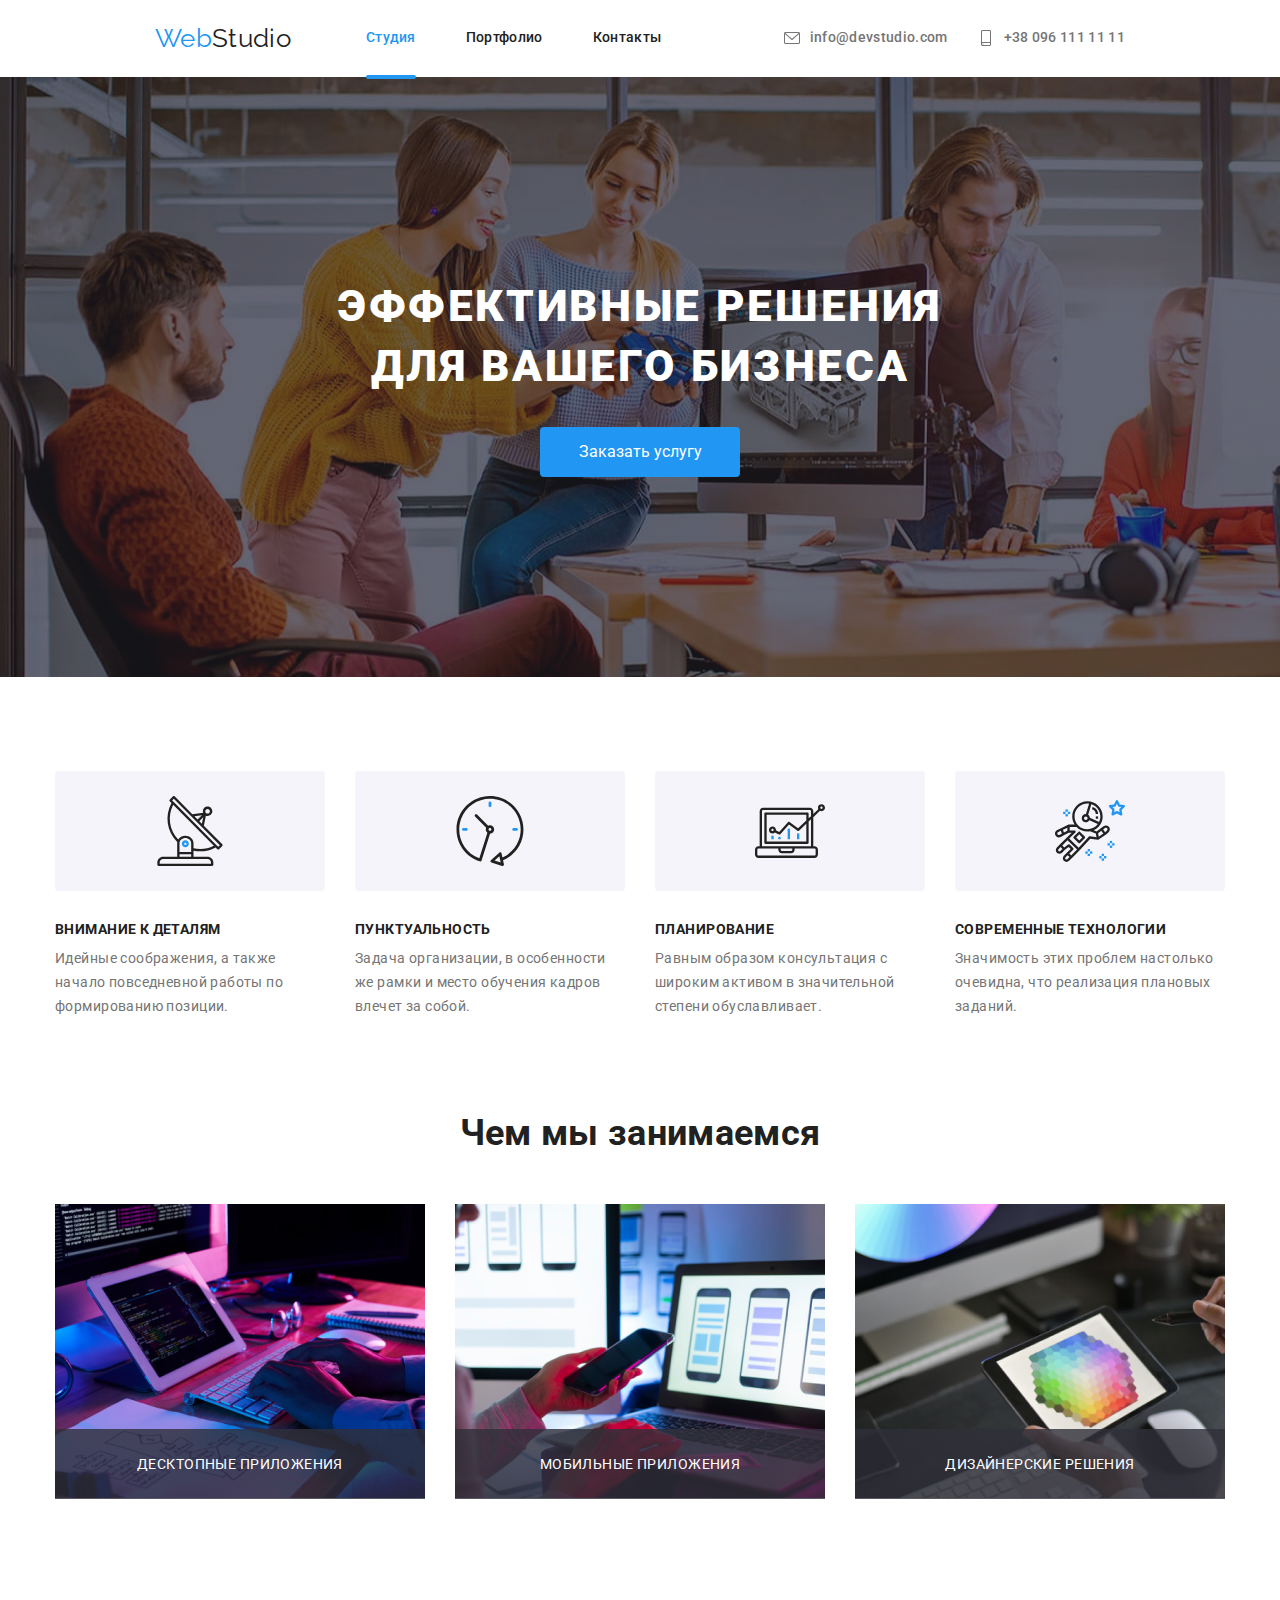
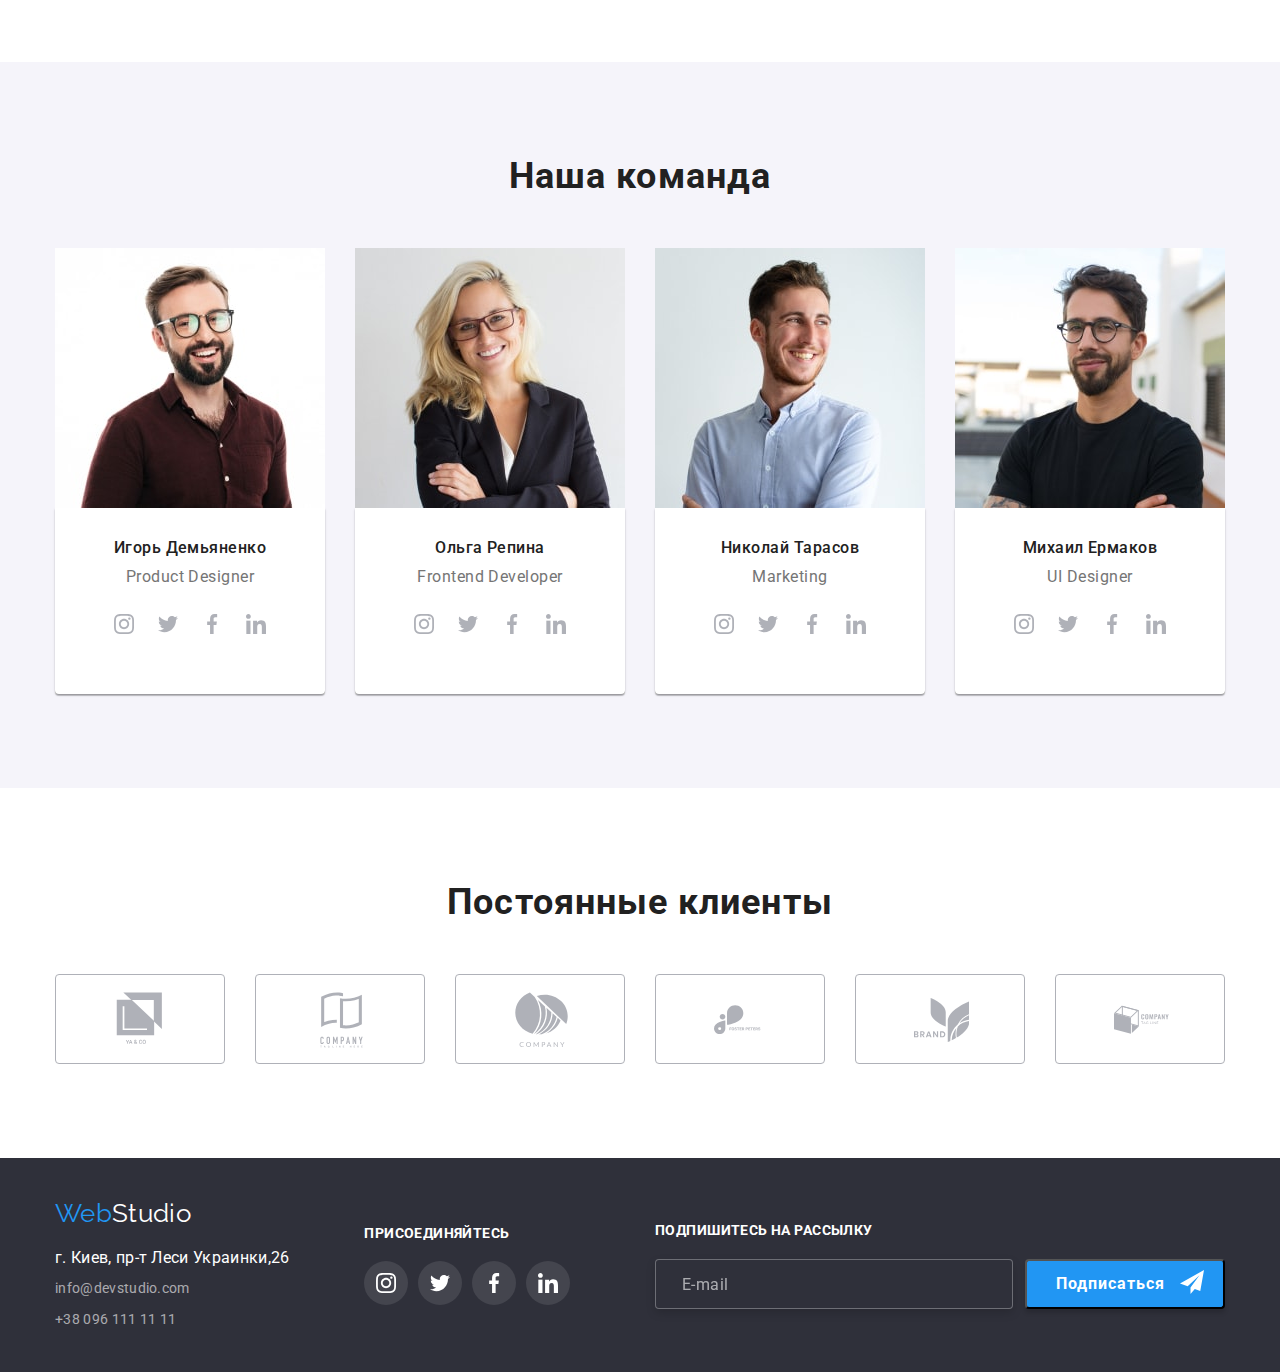
<file: index.html>
<!DOCTYPE html>
<html lang="ru">
<head>
    <meta charset="UTF-8">
  <meta name="viewport" content="width=device-width, initial-scale=1.0"/>
    <title>Document</title> 
    <link href="https://fonts.googleapis.com/css2?family=Raleway:wght@700&family=Roboto:wght@400;500;700;900&display=swap"
    rel="stylesheet">
    <link rel="stylesheet" href="https://cdnjs.cloudflare.com/ajax/libs/modern-normalize/1.0.0/modern-normalize.min.css">
    <link rel="stylesheet" href="./css/main.min.css">
 </head> 
 <body class="" >
    <header class="page-header">
<a href="./index.html" class="logo" lang="en">
  Web<span class="accent">Studio</span>
</a>
 <div class="container">


       <button type="button"
              class="button-header" 
              data-menu-button 
              aria-expanded="true"
              aria-controls="menu-nav-container"
              >
        
         <svg width="40" height="40" aria-label="переключатель мобильного меню">
            <use class="icon-cross" href="./svg.img/sprite.svg#cross"></use>
            <use class="icon-menu" href="./svg.img/sprite.svg#menu"></use>
         </svg> 
       </button>
       <div class="menu-nav-container" id="menu-nav-container" data-menu> 

         
       

                                            <!-- end menu -->
      <nav class="main-nav">
      <ul class="site-nav list">
        <li class="item"><a href="./index.html" class="link current ">Студия</a></li>
        <li class="item"><a href="./portfolio.html" class="link">Портфолио</a></li>
        <li class="item"><a href="./contact.html" class="link">Контакты</a></li>
      </ul>
    </nav>
    <div class="second-nav">
      <ul class="site-nav-list">
        <li class="list-contacts">
          <a class="link-address" href="mailto:info@devstudio.com">
            <svg class="nav-decoration-list-svg">
              <use href="./svg.img/sprite.svg#envelope"></use>
            </svg>info@devstudio.com</a></li>
    
    
        <li class="list-contacts">
          <a href="tel:+380961111111" class="link-address">
            <svg class="nav-decoration-list-svg">
              <use href="./svg.img/sprite.svg#smartphone"></use>
            </svg>+38 096 111 11 11</a></li>
      </ul>
    </div>
  </div>
    
   
</div>
   </header>
   <main>
       <!-- герой -->
    <div class="container"></div>
       <section class="hero">
     
           <h1 class="hero-title">Эффективные решения <br> для вашего бизнеса</h1>
            <button  type="submit"  class="button" data-modal-open>Заказать услугу</button>
      
       </section>
  </div>
       <section class="section-proposition" >
          
         <div class="container">
          <h2 class="visually-hidden">Что мы предлагаем</h2>
           <ul class="proposition-list">
               <li class="proposition-item proposition-item-antenna">
                   <h3 class="proposition-title-list">Внимание к деталям</h3>
                   <p class="proposition-text">Идейные соображения, а также начало повседневной работы по формированию позиции.</p>
               </li>
                <li class="proposition-item proposition-item-clock">
                    <h3 class="proposition-title-list">Пунктуальность</h3> 
                    <p class="proposition-text">Задача организации, в особенности же рамки и место обучения кадров влечет за собой.</p>
                </li> 
                <li class="proposition-item proposition-item-diagram">
                    <h3 class="proposition-title-list">Планирование</h3>
                    <p class="proposition-text">Равным образом консультация с широким активом в значительной степени обуславливает.</p>
                </li>
                <li class="proposition-item proposition-item-astronaut">
                    <h3 class="proposition-title-list">Современные технологии</h3>
                    <p class="proposition-text">Значимость этих проблем настолько очевидна, что реализация плановых заданий.</p>
                </li>
           </ul>
        </div>
       </section>
      <section class="section-activity">
             <div class="container">
            <!-- сфера деятельности  -->
          <h2 class="activity-title list">Чем мы занимаемся</h2>
         <ul class="activity-list">
           <li class="item"><img src="./img/img.png" alt="фото" />
                <div class="activity-list-conteiner">
                 <p class="activity-list-text">Десктопные приложения</p>
                </div> 
            </li>
             <li class="item"><img src="./img/img1.png" alt="фото" />
              <div class="activity-list-conteiner">
                <p class="activity-list-text">Мобильные приложения</p>
              </div>
            </li>
           <li class="item"><img src="./img/img2.png" alt="фото" />
            <div class="activity-list-conteiner">
              <p class="activity-list-text">Дизайнерские решения</p>
            </div>
          </li>
        </ul>
        </div>
       </section> 
        <section class="section-command" >
            <div class="container">  
           <!--команда-->
            <h2 class="command-title list">Наша команда</h2>
        <ul class="command-list"> 
        <li class="item">
          <picture class="picture">
            
            <source srcset="./desk.comand.img/desktop1.jpg 1x, ./desk.comand.img/desktop1@2x.jpg 2x" media="(min-width:1200px)">
                <source srcset="./tab.comand.img/tablet1.jpg 1x, ./tab.comand.img/tablet1@2x.jpg 2x" media="(min-width:768px)">
                <source srcset="./mob.comand.img/mobail1.jpg 1x, ./mob.comand.img/mobail1@2x.jpg 2x" media="(min-width:320px)"> 
             <img  class="picture" src="img/img.jpg"  alt="фото"  width="100%"/> 
          </picture>
        
         <div class="command-box">
          <h3 class="command-title-name">Игорь Демьяненко</h3>
          <p class="command-title-text" lang="EN">Product Designer</p>
          <ul class="social-list">
            <li class="social-list-item">
              <a href="#" class="social-list-link">
                <svg class="social-list-svg">
                  <use href="./svg.img/sprite.svg#instagram"></use>
                </svg></a>
            </li>
            <li class="social-list-item">
              <a href="#" class="social-list-link">
                <svg class="social-list-svg">
                  <use href="./svg.img/sprite.svg#twitter"></use>
                </svg></a>
            </li>
            <li class="social-list-item">
              <a href="#" class="social-list-link">
                <svg class="social-list-svg">
                  <use href="./svg.img/sprite.svg#facebook"></use>
                </svg></a>
            </li>
            <li class="social-list-item">
              <a href="#" class="social-list-link">
                <svg class="social-list-svg">
                  <use href="./svg.img/sprite.svg#linkedin"></use>
                </svg></a>
            </li>
          </ul>
         </div>
       </li>
        <li class="item">
          <picture class="picture">
            <source srcset="./desk.comand.img/desktop2.jpg 1x, ./desk.comand.img/desktop2@2x.jpg 2x" media="(min-width:1200px)">
            <source srcset="./tab.comand.img/tablet2.jpg 1x, ./tab.comand.img/tablet2@2x.jpg 2x" media="(min-width:768px)">
            <source srcset="./mob.comand.img/mobail2.jpg 1x, ./mob.comand.img/mobail2@2x.jpg 2x" media="(min-width:320px)">
             <img class="picture" src="img/img(1).jpg" alt="фото" width="100%" />
          </picture>
         
         <div class="command-box">
          <h3 class="command-title-name">Ольга Репина</h3>
          <p class="command-title-text" lang="EN">Frontend Developer</p>
          <ul class="social-list">
            <li class="social-list-item">
              <a href="#" class="social-list-link">
                <svg class="social-list-svg">
                  <use href="./svg.img/sprite.svg#instagram"></use>
                </svg>
              </a>
            </li>
            <li class="social-list-item">
              <a href="#" class="social-list-link">
                <svg class="social-list-svg">
                  <use href="./svg.img/sprite.svg#twitter"></use>
                </svg>
              </a>
            </li>
            <li class="social-list-item">
              <a href="#" class="social-list-link">
                <svg class="social-list-svg">
                  <use href="./svg.img/sprite.svg#facebook"></use>
                </svg>
              </a>
            </li>
            <li class="social-list-item">
              <a href="#" class="social-list-link">
                <svg class="social-list-svg">
                  <use href="./svg.img/sprite.svg#linkedin"></use>
                </svg></a>
            </li>
          </ul>
         </div>
        </li>
        <li class="item">
          <picture class="picture">
            <source srcset="./desk.comand.img/desktop3.jpg 1x, ./desk.comand.img/desktop3@2x.jpg 2x" media="(min-width:1200px)">
            <source srcset="./tab.comand.img/tablet3.jpg 1x, ./tab.comand.img/tablet3@2x.jpg 2x" media="(min-width:768px)">
            <source srcset="./mob.comand.img/mobail3.jpg 1x, ./mob.comand.img/mobail3@2x.jpg 2x" media="(min-width:320px)">
              <img class="picture" src="img/img(2).jpg" alt="фото" width="100%" />
          </picture>
           
         <div class="command-box">
           <h3 class="command-title-name">Николай Тарасов</h3>
           <p class="command-title-text" lang="EN">Marketing</p>
            <ul class="social-list">
              <li class="social-list-item">
                <a href="#" class="social-list-link">
                  <svg class="social-list-svg">
                    <use href="./svg.img/sprite.svg#instagram"></use>
                  </svg>
                </a>
              </li>
              <li class="social-list-item">
                <a href="#" class="social-list-link">
                  <svg class="social-list-svg">
                    <use href="./svg.img/sprite.svg#twitter"></use>
                  </svg>
                </a>
              </li>
              <li class="social-list-item">
                <a href="#" class="social-list-link">
                  <svg class="social-list-svg">
                    <use href="./svg.img/sprite.svg#facebook"></use>
                  </svg>
                </a>
              </li>
              <li class="social-list-item">
                <a href="#" class="social-list-link">
                  <svg class="social-list-svg">
                    <use href="./svg.img/sprite.svg#linkedin"></use>
                  </svg></a>
              </li>
            </ul></div>
        </li>
        
        <li class="item">
          <div  class="picture">
          <picture> 
            <source  srcset="./desk.comand.img/desktop4.jpg 1x, ./desk.comand.img/desktop4@2x.jpg 2x" media="(min-width:1200px)">
            <source srcset="./tab.comand.img/tablet4.jpg 1x, ./tab.comand.img/tablet4@2x.jpg 2x" media="(min-width:768px)">
            <source srcset="./mob.comand.img/mobail4.jpg 1x, ./mob.comand.img/mobail4@2x.jpg 2x" media="(min-width:320px)">
            <img src="img/img(3).jpg" alt="фото" width="100%" />
          </picture>
          </div>
         <div class="command-box">
           <h3 class="command-title-name">Михаил Ермаков</h3>
           <p class="command-title-text list" lang="EN">UI Designer</p>
            <ul class="social-list">
              <li class="social-list-item">
                <a href="#" class="social-list-link">
                  <svg class="social-list-svg">
                    <use href="./svg.img/sprite.svg#instagram"></use>
                  </svg>
                </a>
              </li>
              <li class="social-list-item">
                <a href="#" class="social-list-link">
                  <svg class="social-list-svg">
                    <use href="./svg.img/sprite.svg#twitter"></use>
                  </svg>
                </a>
              </li>
              <li class="social-list-item">
                <a href="#" class="social-list-link">
                  <svg class="social-list-svg">
                    <use href="./svg.img/sprite.svg#facebook"></use>
                  </svg>
                </a>
              </li>
              <li class="social-list-item">
                <a href="#" class="social-list-link">
                  <svg class="social-list-svg">
                    <use href="./svg.img/sprite.svg#linkedin"></use>
                  </svg> </a> </li>
             </ul>
         </div>
        </li>
        </ul>
        </div>
        </section>
         <section class="section-customers">
        <div class="container">
          <h2 class="customers-title">Постоянные клиенты</h2>
          <ul class="customers-list">
            <li class="customers-item"><a href="#" class="customers-list-link">
              <svg class="customers-svg"> 
                <use href="./svg.img/sprite.svg#logo1"></use>
              </svg>
            </a></li>
            <li class="customers-item"><a href="#" class="customers-list-link">
              <svg class="customers-svg">
                <use href="./svg.img/sprite.svg#logo2"></use>
              </svg>
            </a></li>
            <li class="customers-item"><a href="#" class="customers-list-link">
              <svg class="customers-svg">
                <use href="./svg.img/sprite.svg#logo3"></use>
              </svg>
            </a></li>
            <li class="customers-item"><a href="#" class="customers-list-link">
              <svg class="customers-svg">
                <use href="./svg.img/sprite.svg#logo4"></use>
              </svg>
            </a></li>
            <li class="customers-item"><a href="#" class="customers-list-link">
              <svg class="customers-svg">
                <use href="./svg.img/sprite.svg#logo5"></use>
              </svg>
            </a></li>
            <li class="customers-item"><a href="#" class="customers-list-link">
              <svg class="customers-svg">
                <use href="./svg.img/sprite.svg#logo6"></use>
              </svg>
            </a></li>
          </ul>
        </div>
        </section> 
   </main>
 
    <footer class="mein-footer">
   
 <div class="container footer"> 
       <!--адрес-->
         <div class="container-footer">
        <a href="./index.html" class="logo-footer" lang="en">
            Web<span class="accent-footer" >Studio</span>
        </a>
       <address class="footer-address">
                <p class="city"> г. Киев, пр-т Леси Украинки,26 </p>
                <a href="mailto:info@devstudio.com" class="citi-mail">info@devstudio.com</a>  
                <a href="tel:+380961111111" class="citi-tel">+38 096 111 11 11</a>
        </address>
        </div>
        <div class="social-icon">
          <h2 class="join">присоединяйтесь</h2>
        <ul class="footer-social-list">
          <li class="footer-social-list-item">
            <a href="#" class="footer-social-list-link">
              <svg class="footer-social-list-svg">
                <use href="./svg.img/sprite.svg#instagram"></use>
              </svg>
            </a>
          </li>
          <li class="footer-social-list-item">
            <a href="#" class="footer-social-list-link">
              <svg class="footer-social-list-svg">
                <use href="./svg.img/sprite.svg#twitter"></use>
              </svg>
            </a>
          </li>
          <li class="footer-social-list-item">
            <a href="#" class="footer-social-list-link">
              <svg class="footer-social-list-svg">
                <use href="./svg.img/sprite.svg#facebook"></use>
              </svg>
            </a>
          </li>
          <li class="footer-social-list-item">
            <a href="#" class="footer-social-list-link">
              <svg class="footer-social-list-svg">
                <use href="./svg.img/sprite.svg#linkedin"></use>
              </svg>
            </a>
          </li>
      </ul>
        </div> 
 
   <div class="footer-subscribe">
    <b class="footer-form-title">Подпишитесь на рассылку</b>
    <form action="#" class="footer-form">
      <span class="footer-form-input">
       <input E-mail class="footer-form-mail" type="mail" name="user-mail"  placeholder="E-mail"> 
      <button class="footer-form-button" type="submit">Подписаться <svg class="footer-form-svg">
        <use href="./svg.img/sprite.svg#send"></use>
      </svg></button>
   </span>
    </form>
    </div>
    </div> 
    
   </footer>  
   <!--BACKDROP -->
    <div class="backdrop is-hidden" data-modal >
     <div class="modal" >
        <button  type="button" class="modal-close-btn" data-modal-close> 
          <svg class="svg-vecktor">
          <use href="./svg.img/sprite.svg#Vector"></use>
          </svg>
        </button>
        <form action="#" class="modal-form">
          <b class="modal-form-title">Оставьте свои данные, мы вам перезвоним</b>
          <label class="modal-form-label"> Имя
            <span class="modal-form-wraper">
              <input name="user-name" type="text"  class="modal-form-input">
              <svg class="modal-form-svg">
                <use href="./svg.img/sprite.svg#person"></use>
              </svg>
         
               </span>
          </label>

          <label class="modal-form-label"> Телефон
            <span class="modal-form-wraper">
              <input name="user-phone" type="tel" name="" id="" class="modal-form-input">
            <svg class="modal-form-svg">
              <use href="./svg.img/sprite.svg#phone"></use>
            </svg>
           
             </span>
          </label>
          <label class="modal-form-label"> Почта
            <span class="modal-form-wraper">
              <input name="user-mail" type="mail" name="" id="" class="modal-form-input">
          <svg class="modal-form-svg">
            <use href="./svg.img/sprite.svg#email"></use>
          </svg>
          
          </span>
          </label>
          <label class="modal-form-label"> Комментарий
          <textarea name="user-messege" class="user-name-messege" placeholder="Введите текст" ></textarea>
          </label>
          
          <input name="user-policy" type="checkbox" value="user-policy-ok" id="policy"  class="modal-form-policy is-hidden">
          <label  for="policy" class="modal-form-policy-label"> 
          
          Соглашаюсь с рассылкой и принимаю <a href="#" class="policy-form">Условия договора</a> 
          </label>
          
          
          <button type="submit" class="modal-form-button">Отправить</button>
        </form>
     </div> 
    </div>
     
    <script src="./js/menu.js"></script>
  <script src="./js/modal.js"></script> 
</body>
</html>
</file>
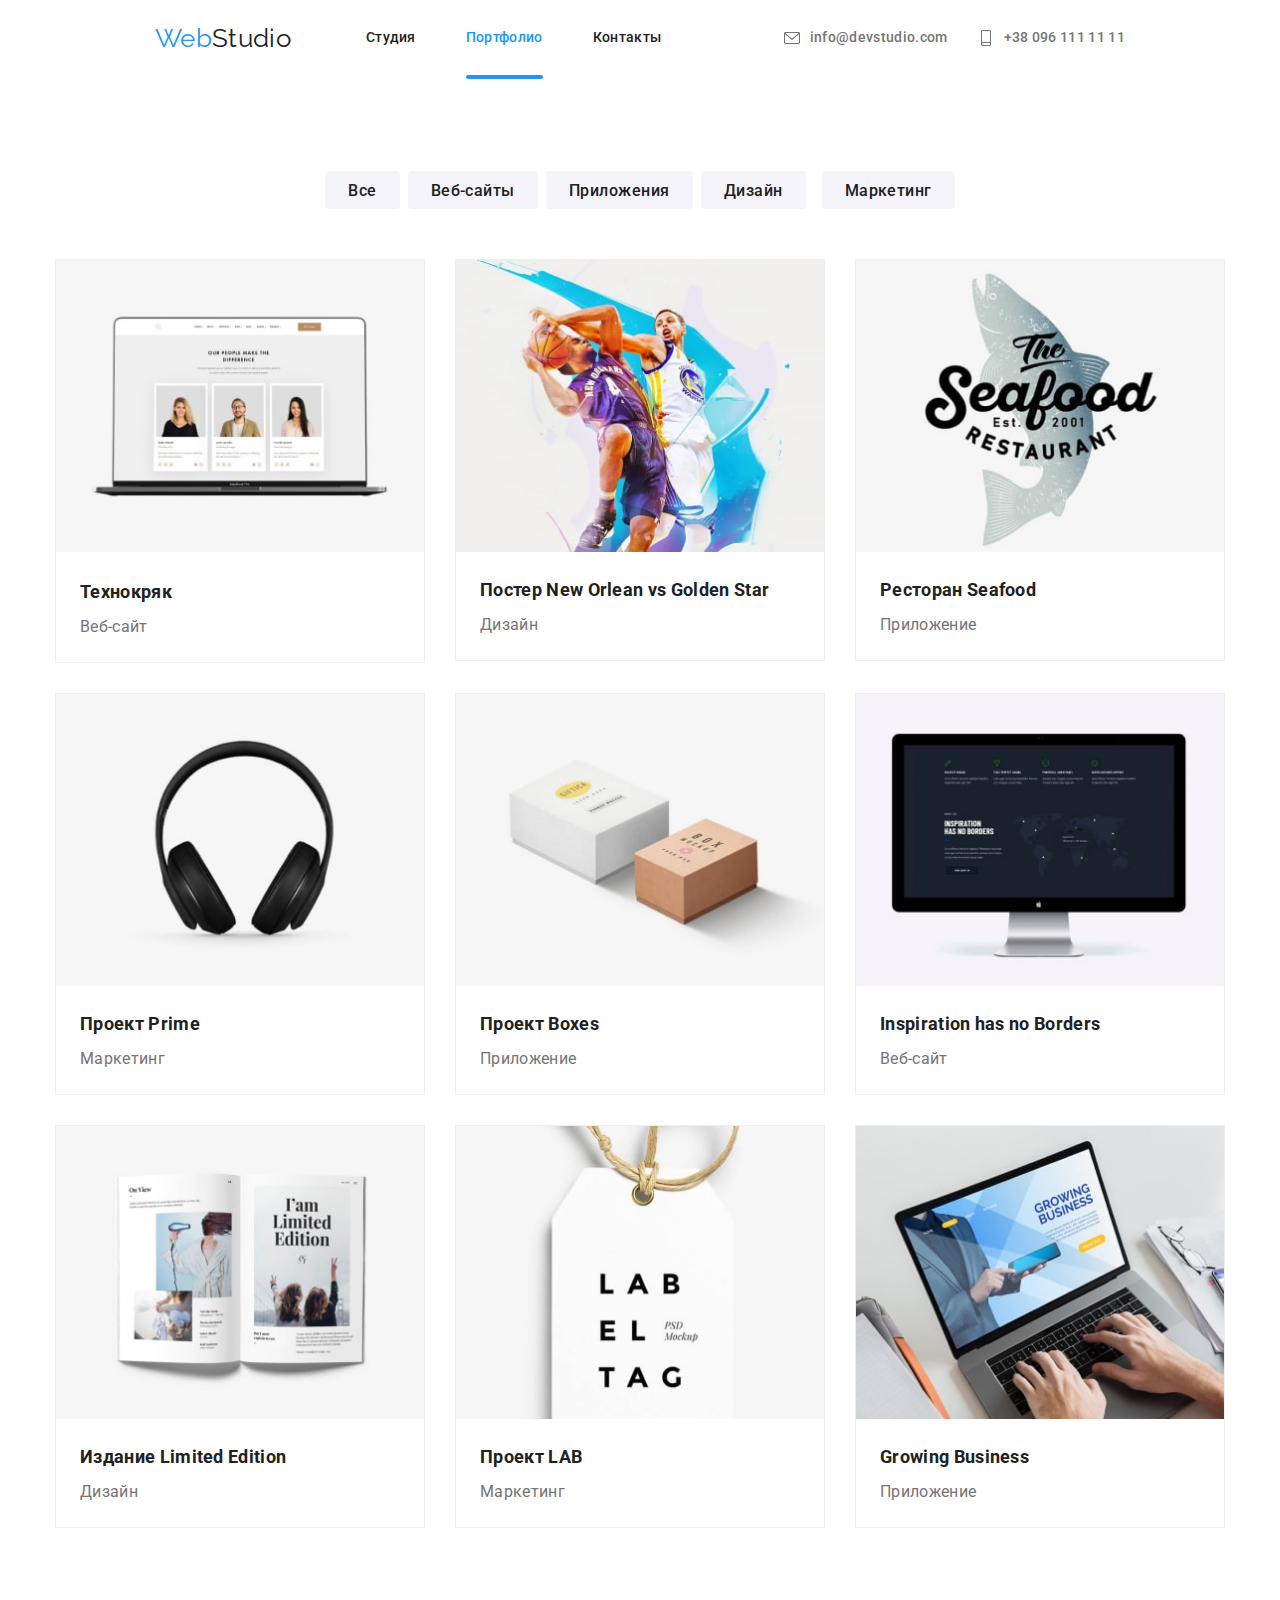
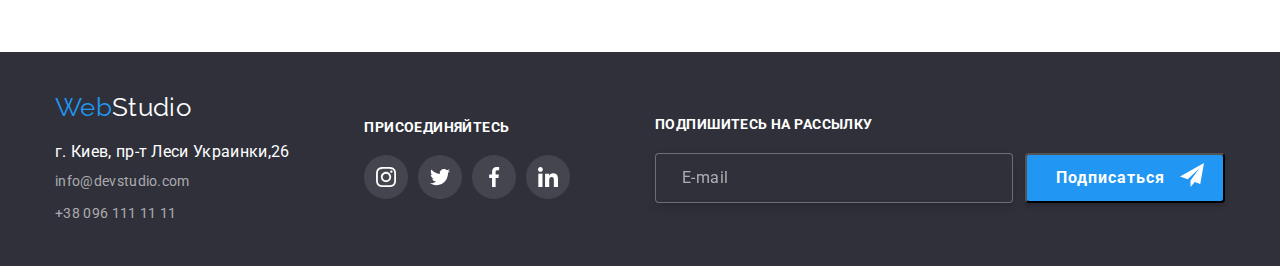
<file: portfolio.html>
<!DOCTYPE html>
<html lang="ru">

<head>
    <meta charset="UTF-8">
    <meta name="viewport" content="width=device-width, initial-scale=1.0" />
    <title>Document</title>
    <link
        href="https://fonts.googleapis.com/css2?family=Raleway:wght@700&family=Roboto:wght@400;500;700;900&display=swap"
        rel="stylesheet">
    <link rel="stylesheet"
        href="https://cdnjs.cloudflare.com/ajax/libs/modern-normalize/1.0.0/modern-normalize.min.css">
    <link rel="stylesheet" href="./css/portfolio.min.css">
</head>

<body class="">
    <header class="page-header">
        <a href="./index.html" class="logo" lang="en">
            Web<span class="accent">Studio</span>
        </a>
        <div class="container">


            <button type="button" class="button-header" data-menu-button aria-expanded="true"
                aria-controls="menu-nav-container">

                <svg width="40" height="40" aria-label="переключатель мобильного меню">
                    <use class="icon-cross" href="./svg.img/sprite.svg#cross"></use>
                    <use class="icon-menu" href="./svg.img/sprite.svg#menu"></use>
                </svg>
            </button>
            <div class="menu-nav-container" id="menu-nav-container" data-menu>




                <!-- end menu -->
                <nav class="main-nav">
                    <ul class="site-nav list">
                        <li class="item"><a href="./index.html" class="link">Студия</a></li>
                        <li class="item"><a href="./portfolio.html" class="link current">Портфолио</a></li>
                        <li class="item"><a href="./contact.html" class="link">Контакты</a></li>
                    </ul>
                </nav>
                <div class="second-nav">
                    <ul class="site-nav list">
                        <li class="list-contacts">
                            <a class="link-address" href="mailto:info@devstudio.com">
                                <svg class="nav-decoration-list-svg">
                                    <use href="./svg.img/sprite.svg#envelope"></use>
                                </svg>info@devstudio.com</a></li>


                        <li class="item">
                            <a href="tel:+380961111111" class="link-address"><svg class="nav-decoration-list-svg">
                                    <use href="./svg.img/sprite.svg#smartphone"></use>
                                </svg>+38 096 111 11 11</a></li>
                    </ul>
                </div>
            </div>



    </header>
    <main>  
        <!--портфолио навигация-->

    <section class="portfolio-gallery">
            <div class="container">
            <!--заголовок (портфолио) будет скрыт -->
            <h1 class="visually-hidden">портфолио</h1>
          <ul class="button-portfolio-list">
            <li class="item"><button type="submit" class="button-portfolio">Все</button></li>
            <li class="item"><button type="submit" class="button-portfolio">Веб-сайты</button></li>
            <li class="item"><button type="submit" class="button-portfolio">Приложения</button></li>
            <li class="item"><button type="submit" class="button-portfolio">Дизайн</button></li>
            <li class="item"><button type="submit" class="button-portfolio">Маркетинг</button></li>
          </ul>
            <ul class="portfolio-list">
                <a href="">
                <li class="portfolio-item">
                    <div class="portfolio-thumb">

                        <picture class="picture-portfolio">
                            <source srcset="./desk.portfolio/desk1.jpg 1x, ./desk.portfolio/desk1@2x.jpg 2x"
                                media="(min-width:1200px)">
                            <source srcset="./tab.portfolio/1tab.img.jpg 1x, ./tab.portfolio/1tab.img@2x.jpg 2x" 
                                media="(min-width:768px)">
                            <source srcset="./mob.img.portfolio/1mob.img.jpg 1x, ./mob.img.portfolio/1mob.img@2x.jpg 2x"
                                media="(min-width:320px)">
                            <img class="picture-portfolio" src="./img.portfolio/portfolio1.png" alt="фото" />
                        </picture>
                   
                  <p class="portfolio-overlay">
                    Технокряк это современная площадка распространения коронавируса. 
                    Компании используют эту платформу для цифрового
                    шпионажа и атак на защищённые сервера конкурентов.
                  </p>
                </div>
                    <div class="portfolio-box">
                    <h2 class="portfolio-title">Технокряк</h2>
                    <p class="portfolio-text">Веб-сайт</p>
                
                </li></a>
                
                <a href="">
                <li class="portfolio-item">
                    <picture class="picture-portfolio">
                        <source srcset="./desk.portfolio/desk2.jpg 1x, ./desk.portfolio/desk2@2x.jpg 2x"
                            media="(min-width:1200px)">
                        <source srcset="./tab.portfolio/2tab.img.jpg 1x, ./tab.portfolio/2tab.img@2x.jpg 2x" media="(min-width:768px)">
                        <source srcset="./mob.img.portfolio/2mob.img.jpg 1x, ./mob.img.portfolio/2mob.img@2x.jpg 2x"
                            media="(min-width:320px)">
                        <img class="picture-portfolio" src="./img.portfolio/portfolio2.png" alt="фото" />
                    </picture>
                     
                    <div class="portfolio-box">
                    <h2 class="portfolio-title">Постер New Orlean vs Golden Star</h2>
                    <p class="portfolio-text">Дизайн</p>
                    </div>
                </li>
                </a>
                <a href="">
                <li class="portfolio-item">
                    <picture class="picture-portfolio">
                        <source srcset="./desk.portfolio/desk3.jpg 1x, ./desk.portfolio/desk3@2x.jpg 2x"
                            media="(min-width:1200px)">
                        <source srcset="./tab.portfolio/3tab.img.jpg 1x, ./tab.portfolio/3tab.img@2x.jpg 2x" media="(min-width:768px)">
                        <source srcset="./mob.img.portfolio/3mob.img.jpg 1x, ./mob.img.portfolio/3mob.img@2x.jpg 2x"
                            media="(min-width:320px)">
                         <img  class="picture-portfolio" src="./img.portfolio/portfolio3.png" alt="фото" />
                    </picture>
                    
                    <div class="portfolio-box">
                    <h2 class="portfolio-title">Ресторан Seafood</h2>
                    <p class="portfolio-text">Приложение</p>
                    </div>
                </li>
                </a>
                <a href="">
                <li class="portfolio-item">
                    <picture class="picture-portfolio">
                        <source srcset="./desk.portfolio/desk4.jpg 1x, ./desk.portfolio/desk4@2x.jpg 2x"
                            media="(min-width:1200px)">
                        <source srcset="./tab.portfolio/4tab.img.jpg 1x, ./tab.portfolio/4tab.img@2x.jpg 2x" media="(min-width:768px)">
                        <source srcset="./mob.img.portfolio/4mob.img.jpg 1x, ./mob.img.portfolio/4mob.img@2x.jpg 2x"
                            media="(min-width:320px)">
                        <img  class="picture-portfolio" src="./img.portfolio/portfolio4.png" alt="фото" />
                    </picture>
                    
                    <div class="portfolio-box">
                    <h2 class="portfolio-title">Проект Prime</h2>
                    <p class="portfolio-text">Маркетинг</p>
                    </div>
                </li>
                </a>
                <a href="">
                <li class="portfolio-item">
                    <picture class="picture-portfolio">
                        <source srcset="./desk.portfolio/desk5.jpg 1x, ./desk.portfolio/desk5@2x.jpg 2x" media="(min-width:1200px)">
                        <source srcset="./tab.portfolio/5tab.img.jpg 1x, ./tab.portfolio/5tab.img@2x.jpg 2x" media="(min-width:768px)">
                        <source srcset="./mob.img.portfolio/5mob.img.jpg 1x, ./mob.img.portfolio/5mob.img@2x.jpg 2x"
                            media="(min-width:320px)">
                        <img class="picture-portfolio"  src="./img.portfolio/portfolio5.png" alt="фото" />
                    </picture>
                   
                    <div class="portfolio-box">
                    <h2 class="portfolio-title">Проект Boxes</h2>
                    <p class="portfolio-text">Приложение</p>
                    </div>
                </li>
                </a>
                <a href="">
                <li class="portfolio-item">
                    <picture class="picture-portfolio">
                        <source srcset="./desk.portfolio/desk6.jpg 1x, ./desk.portfolio/desk6@2x.jpg 2x" media="(min-width:1200px)">
                        <source srcset="./tab.portfolio/6tab.img.jpg 1x, ./tab.portfolio/6tab.img@2x.jpg 2x" media="(min-width:768px)">
                        <source srcset="./mob.img.portfolio/6mob.img.jpg 1x, ./mob.img.portfolio/6mob.img@2x.jpg 2x"
                            media="(min-width:320px)">
                    <img class="picture-portfolio"  csrc="./img.portfolio/portfolio6.png" alt="фото" />
                    </picture>
                   
                    <div class="portfolio-box">
                    <h2 class="portfolio-title" lang="EN">Inspiration has no Borders</h2>
                    <p class="portfolio-text">Веб-сайт</p>
                    </div>
                </li>
                </a>
                <a href="">
                <li class="portfolio-item">
                    <picture class="picture-portfolio">
                        <source srcset="./desk.portfolio/desk7.jpg 1x, ./desk.portfolio/desk7@2x.jpg 2x" media="(min-width:1200px)">
                        <source srcset="./tab.portfolio/7tab.img.jpg 1x, ./tab.portfolio/7tab.img@2x.jpg 2x" media="(min-width:768px)">
                        <source srcset="./mob.img.portfolio/7mob.img.jpg 1x, ./mob.img.portfolio/7mob.img@2x.jpg 2x" media="(min-width:320px)">
                        <img class="picture-portfolio" src="./img.portfolio/portfolio7.png" alt="фото" />
                    </picture>
                    
                    <div class="portfolio-box">
                    <h2 class="portfolio-title">Издание Limited Edition</h2>
                    <p class="portfolio-text">Дизайн</p>
                    </div>
                </li>
                </a>
                <a href="">
                <li class="portfolio-item">
                    <picture class="picture-portfolio">
                        <source srcset="./desk.portfolio/desk8.jpg 1x, ./desk.portfolio/desk8@2x.jpg 2x" media="(min-width:1200px)">
                        <source srcset="./tab.portfolio/8tab.img.jpg 1x, ./tab.portfolio/8tab.img@2x.jpg 2x" media="(min-width:768px)">
                        <source srcset="./mob.img.portfolio/8mob.img.jpg 1x, ./mob.img.portfolio/8mob.img@2x.jpg 2x"
                            media="(min-width:320px)">
                    <img class="picture-portfolio"  src="./img.portfolio/portfolio8.png" alt="фото" />
                    </picture>
                   
                    <div class="portfolio-box">
                    <h2 class="portfolio-title">Проект LAB</h2>
                    <p class="portfolio-text">Маркетинг</p>
                    </div>
                </li>
                </a>
                <a href="">
                <li class="portfolio-item">
                    <picture class="picture-portfolio">
                        <source srcset="./desk.portfolio/desk9.jpg 1x, ./desk.portfolio/desk9@2x.jpg 2x" media="(min-width:1200px)">
                        <source srcset="./tab.portfolio/9tab.img.jpg 1x, ./tab.portfolio/9tab.img@2x.jpg 2x" media="(min-width:768px)">
                        <source srcset="./mob.img.portfolio/9mob.img.jpg 1x, ./mob.img.portfolio/9mob.img@2x.jpg 2x"
                            media="(min-width:320px)">
                        <img class="picture-portfolio" src="./img.portfolio/portfolio9.png" alt="фото" />
                    </picture>
                    
                    <div class="portfolio-box">
                    <h2 class="portfolio-title" lang="EN">Growing Business</h2>
                    <p class="portfolio-text list">Приложение</p>
                    </div>
                </li>
                </a>
            </ul>
            </div>
        </section>

    </main>
    <footer class="mein-footer">
    
        <div class="container footer">
            <!--адрес-->
            <div class="container-footer">
                <a href="./index.html" class="logo-footer" lang="en">
                    Web<span class="accent-footer">Studio</span>
                </a>
                <address class="footer-address">
                    <p class="city"> г. Киев, пр-т Леси Украинки,26 </p>
                    <a href="mailto:info@devstudio.com" class="citi-mail">info@devstudio.com</a>
                    <a href="tel:+380961111111" class="citi-tel">+38 096 111 11 11</a>
                </address>
            </div>
            <div class="social-icon">
                <h2 class="join">присоединяйтесь</h2>
                <ul class="footer-social-list">
                    <li class="footer-social-list-item">
                        <a href="#" class="footer-social-list-link">
                            <svg class="footer-social-list-svg">
                                <use href="./svg.img/sprite.svg#instagram"></use>
                            </svg>
                        </a>
                    </li>
                    <li class="footer-social-list-item">
                        <a href="#" class="footer-social-list-link">
                            <svg class="footer-social-list-svg">
                                <use href="./svg.img/sprite.svg#twitter"></use>
                            </svg>
                        </a>
                    </li>
                    <li class="footer-social-list-item">
                        <a href="#" class="footer-social-list-link">
                            <svg class="footer-social-list-svg">
                                <use href="./svg.img/sprite.svg#facebook"></use>
                            </svg>
                        </a>
                    </li>
                    <li class="footer-social-list-item">
                        <a href="#" class="footer-social-list-link">
                            <svg class="footer-social-list-svg">
                                <use href="./svg.img/sprite.svg#linkedin"></use>
                            </svg>
                        </a>
                    </li>
                </ul>
            </div>
    
            <div class="footer-subscribe">
                <b class="footer-form-title">Подпишитесь на рассылку</b>
                <form action="#" class="footer-form">
                    <span class="footer-form-input">
                        <input E-mail class="footer-form-mail" type="mail" name="user-mail" placeholder="E-mail">
                        <button class="footer-form-button" type="submit">Подписаться <svg class="footer-form-svg">
                                <use href="./svg.img/sprite.svg#send"></use>
                            </svg></button>
                    </span>
                </form>
            </div>
        </div>
    
    </footer>

    <script src="./js/menu.js"></script>
    </body>
    
    </html>
</file>
<file: css/main.min.css>
*,*::before,*::after{box-sizing:border-box;margin:0px;padding:0px}body{font-family:Roboto, sans-serif;font-style:normal;letter-spacing:0.02em;font-style:400px;font-weight:400px}img{display:block}a{list-style:none;text-decoration:none;font-style:normal}ul{list-style:none}.section{padding-top:94px;padding-bottom:94px}.container{width:100%;padding-left:15px;padding-right:15px}@media screen and (min-width: 480px){.container{max-width:480px;margin:0px auto}}@media screen and (min-width: 768px){.container{max-width:768px;margin:0 auto}}@media screen and (min-width: 1200px){.container{max-width:1200px;margin:0 auto}}.visually-hidden{position:absolute !important;clip:rect(1px 1px 1px 1px);clip:rect(1px, 1px, 1px, 1px);padding:0 !important;border:0 !important;height:1px !important;width:1px !important;overflow:hidden}:root{--primary-text-color: #212121;--title-text-color: #757575;--logo-site-nav-color: #2196f3;--white-text-color: #ffffff}.button-header{display:inline-flex;border:none;background-color:transparent;margin-right:10px}@media screen and (min-width: 768px){.button-header{display:none}}.button-header .icon-cross{display:none}.button-header.is-open .icon-cross{display:block}.button-header.is-open .icon-menu{display:none}.icon-cross{border:none}.icon-cross:hover,.icon-cross:focus{fill:#2196f3}.icon-menu{border:none}.icon-menu:hover,.icon-menu:focus{fill:#2196f3}.menu-nav-container.is-open{display:block}@media screen and (max-width: 767px){.menu-nav-container{padding:60px 0;background:#ffffff;justify-content:center;display:none;position:absolute;width:100%;min-height:400px;left:0px;top:100%;z-index:5}.menu-nav-container .site-nav{margin:0 auto;justify-content:center;flex-direction:column}.menu-nav-container .site-nav .item{margin:0 auto;margin-bottom:40px}.menu-nav-container .site-nav .list{margin:0 auto;justify-content:center}.menu-nav-container .link-address{font-size:18px;line-height:1.666;margin-right:0;margin-bottom:16px}.menu-nav-container .site-nav .item+.item{margin-left:0%}.menu-nav-container .site-nav .current::after{width:100%;height:4px;bottom:-50%;background:#2196f3;border-radius:2px}.menu-nav-container .site-nav .link{margin:0 auto}}@media screen and (min-width: 767px){.menu-nav-container{display:flex}}@media screen and (min-width: 768px) and (max-width: 1999px){.page-header{margin:0 auto;max-width:768px;padding-left:15px;padding-right:15px}.site-nav .link{margin:0}.link-address{font-size:12px;line-height:1.166;margin-right:0;margin-bottom:10px}.second-nav{display:block}.site-nav .list{display:block}.list-contacts{display:block}}.list-contacts{align-items:center;align-self:center;transition:all 250ms cubic-bezier(0.4, 0, 0.2, 1)}.list-contacts:hover,.list-contacts:focus{fill:var(--logo-site-nav-color)}.nav-decoration-list-svg{fill:#757575;margin-right:10px;width:16px;height:16px}.link-address:hover .nav-decoration-list-svg,.nav-decoration-list-svg:focus{fill:var(--logo-site-nav-color)}.page-header{align-items:center;position:relative;display:flex;justify-content:center;text-align:end;padding-top:23px;padding-bottom:23px;background-color:var(--white-text-color)}.logo{text-align:center;margin-left:15px;color:var(--logo-site-nav-color);font-family:Raleway;font-size:26px;line-height:1.19;text-decoration:none}.list{margin:0px;padding:0px}.accent{color:var(--primary-text-color);font-family:Raleway}.accent-footer{color:var(--white-text-color)}.site-nav{display:flex;margin-left:60px}.main-nav{display:flex;align-items:center}.site-nav .item+.item{margin-left:50px}.site-nav .link{display:flex;position:relative;color:var(--primary-text-color);font-weight:500;font-size:14px;line-height:1.14;font-style:400px;text-decoration:none;transition:all 250ms cubic-bezier(0.4, 0, 0.2, 1)}.site-nav .current::after{content:"";display:block;width:100%;height:4px;border-radius:2px;background-color:#2196f3;position:absolute;left:0;bottom:-286%;opacity:1;transition:all 250ms cubic-bezier(0.4, 0, 0.2, 1)}.site-nav .current::after{opacity:1;color:var(--logo-site-nav-color)}.second-nav{display:flex;margin-left:auto}.link-address{display:flex;align-items:center;font-weight:500;font-size:14px;line-height:1.14;color:var(--title-text-color);transition:all 250ms cubic-bezier(0.4, 0, 0.2, 1)}.link-address:hover,.link-address:focus{color:var(--logo-site-nav-color)}.site-nav .link:hover,.site-nav .link:focus{color:var(--logo-site-nav-color)}.site-nav .link.current{color:var(--logo-site-nav-color)}.site-nav .list{display:none}@media screen and (min-width: 1200px){.link-address{margin-left:30px;margin-bottom:0}.page-header{margin:0 auto;max-width:1200px;padding-left:100px;padding-right:100px}.site-nav .current::after{width:100%;height:4px;bottom:-207%}.site-nav-list{display:flex}}.hero{padding-top:118px;padding-bottom:118px;background-image:linear-gradient(rgba(47,48,58,0.4), rgba(47,48,58,0.4)),url(../hero.img/bg-mobail.jpg);background-repeat:no-repeat;background-color:var(--title-text-color);background-size:cover;text-align:center}.hero-title{margin-bottom:30px;font-weight:900;color:var(--white-text-color);text-align:center;letter-spacing:0.06em;text-transform:uppercase}.button{border:1px solid transparent;border-radius:4px;padding:10px 32px;min-width:200px;height:50px;text-align:center;color:var(--white-text-color);background-color:var(--logo-site-nav-color);font-family:inherit;font-size:16px;line-height:1.2;transition:all 250ms cubic-bezier(0.4, 0, 0.2, 1);cursor:pointer}@media screen and (min-device-pixel-ratio: 2) and (min-width: 320px), screen and (min-resolution: 192dpi) and (min-width: 320px), screen and (min-resolution: 2dppx) and (min-width: 320px){.hero{background-image:linear-gradient(rgba(47,48,58,0.4), rgba(47,48,58,0.4)),url("../hero.img/bg-mobail@2x.jpg")}}@media screen and (min-width: 480px){.hero-title{font-size:26px;line-height:1.615}}@media screen and (min-width: 768px){.hero{background-image:linear-gradient(rgba(47,48,58,0.4), rgba(47,48,58,0.4)),url(../hero.img/bg-tablet.jpg)}}@media screen and (min-device-pixel-ratio: 2) and (min-width: 480px), screen and (min-resolution: 192dpi) and (min-width: 480px), screen and (min-resolution: 2dppx) and (min-width: 480px){.hero{background-image:linear-gradient(rgba(47,48,58,0.4), rgba(47,48,58,0.4)),url("../hero.img/bj-tablet@2x.jpg")}}@media screen and (min-width: 1200px){.hero{background-image:linear-gradient(rgba(47,48,58,0.4), rgba(47,48,58,0.4)),url(../hero.img/bg-desktop.jpg);padding-top:200px;padding-bottom:200px}.hero-title{font-size:44px;line-height:1.36}}@media screen and (min-device-pixel-ratio: 2) and (min-width: 1200px), screen and (min-resolution: 192dpi) and (min-width: 1200px), screen and (min-resolution: 2dppx) and (min-width: 1200px){.hero{background-image:linear-gradient(rgba(47,48,58,0.4), rgba(47,48,58,0.4)),url("../hero.img/bg-desktop@2x.jpg")}}.section-proposition{background-color:var(--white-text-color);padding-bottom:60px;padding-top:60px}.proposition-list{margin-top:0px;margin-bottom:0px;padding-left:0px;list-style:none}.proposition-item::before{margin-left:0px;margin-right:0px;margin-bottom:30px;background:#f5f4fa;border-radius:4px;height:120px;max-width:450px;display:block;content:"";background-repeat:no-repeat;background-size:70px 70px;background-position:center}.proposition-title-list{margin-top:0px;margin-bottom:10px;max-width:450px;font-family:Roboto;font-style:normal;font-weight:bold;font-size:14px;line-height:1.142;letter-spacing:0.03em;text-transform:uppercase;text-align:center;color:var(--primary-text-color)}.proposition-text{max-width:450px;margin-top:0px;margin-bottom:30px;font-style:400px;font-weight:400px;font-size:14px;line-height:1.714;letter-spacing:0.03em;color:#757575}@media screen and (min-width: 480px){.proposition-title-list{text-align:center}}@media screen and (min-width: 768px){.proposition-list{display:flex;justify-content:space-between;flex-wrap:wrap}.proposition-item::before{max-width:354px}.proposition-title-list{display:flex;justify-content:space-between;max-width:354px}.proposition-text{max-width:354px}}@media screen and (min-width: 1200px){.section-proposition{background-color:var(--white-text-color);padding-bottom:94px;padding-top:94px}.proposition-item::before{max-width:270px}.proposition-title-list{max-width:270px}.proposition-item::before{max-width:270px}.proposition-text{max-width:270px;margin-bottom:0%}}.proposition-item-antenna::before{background-image:url("../svg.img/antenna.svg")}.proposition-item-clock::before{background-image:url("../svg.img/clock.svg")}.proposition-item-diagram::before{background-image:url("../svg.img/diagram.svg")}.proposition-item-astronaut::before{background-image:url("../svg.img/astronaut.svg")}.section-activity{background:#ffffff;padding-bottom:94px;display:none}.activity-list{display:flex;margin-top:0px;margin-bottom:0px;padding-left:0px}.activity-list-conteiner{position:relative;bottom:19%;left:0;display:flex;justify-content:center;max-width:370px;min-height:70px;background:rgba(47,48,58,0.8)}.activity-list .item{width:370px;margin-right:30px}.activity-list .item:nth-child(3){margin:0px}.activity-title{display:block;color:var(--primary-text-color);font-family:Roboto;font-style:400px;font-size:36px;line-height:1.16;text-align:center;margin-top:0%;margin-bottom:50px;padding-bottom:0px}.activity-title-list{font-style:400px;font-size:14px;line-height:1.14;text-transform:uppercase;color:var(--primary-text-color);margin-top:0%;margin-bottom:10px}.activity-title-list .text{font-style:400px;font-weight:400px;font-size:14px;line-height:1.71;color:var(--title-text-color);margin-top:0%;margin-bottom:10px}.activity-list-text{padding-bottom:27px;padding-top:27px;font-weight:700px;font-size:14px;line-height:1.142;text-align:center;letter-spacing:0.03em;text-transform:uppercase;color:#ffffff}@media screen and (min-width: 1200px){.section-activity{display:block}}.social-list{display:flex;content:"";margin-bottom:30px;align-items:center;justify-content:center}.social-list-svg{justify-content:space-between;align-items:center;fill:#afb1b8;width:20px;height:20px;transition:all 250ms cubic-bezier(0.4, 0, 0.2, 1)}.social-list-link{display:flex;justify-content:center;align-items:center;width:44px;height:44px;border-radius:50%;background-color:#ffffff;transition:all 250ms cubic-bezier(0.4, 0, 0.2, 1)}.social-list-link:hover,.social-list-link:focus{background-color:var(--logo-site-nav-color)}.social-list-link:hover .social-list-svg,.social-list-link:focus .social-list-svg{fill:#ffffff}.section-command{padding-bottom:60px;padding-top:60px;background:#f5f4fa}.command-box{width:100%;box-sizing:border-box;padding:30px 32px;box-shadow:0px 1px 3px rgba(0,0,0,0.12),0px 1px 1px rgba(0,0,0,0.14),0px 2px 1px rgba(0,0,0,0.2);border-radius:0px 0px 4px 4px}.command-list{margin-top:0px;margin-bottom:0px;padding-left:0px}.command-list .item{margin-bottom:30px;background:#ffffff}.command-list .item:last-child{margin-bottom:0%}.command-title{margin-top:0px;margin-bottom:50px;font-weight:bold;font-size:36px;line-height:1.166;text-align:center;letter-spacing:0.03em;color:var(--primary-text-color)}.command-title-name{margin-bottom:10px;font-weight:500;font-size:16px;line-height:1.187;text-align:center;letter-spacing:0.03em;color:var(--primary-text-color)}.command-title-text{margin-bottom:16px;font-size:16px;line-height:1.187;text-align:center;letter-spacing:0.03em;color:var(--title-text-color)}@media screen and (min-width: 480px){.command-box{width:100%}.command-title{font-size:28px;line-height:1.178}}@media screen and (min-width: 768px){.command-list{display:flex;justify-content:space-between;flex-wrap:wrap}.command-list .item:nth-last-child(-n+2){margin-bottom:0%}.command-box{width:100%}}@media screen and (min-width: 1200px){.section-command{padding-bottom:94px;padding-top:94px}.command-box{height:186px;width:100%}.command-title{font-size:36px;line-height:1.166}.command-list .item{margin-bottom:0%}}.customers-list-link{display:flex;justify-content:center;text-align:center;width:100%;height:90px;box-sizing:border-box;border-radius:4px;transition:all 250ms cubic-bezier(0.4, 0, 0.2, 1)}.customers-list-link:hover,.customers-list-link:focus{border-color:var(--logo-site-nav-color);border-radius:4px}.customers-svg{margin:0%;display:flex;justify-content:center;align-content:center;align-items:center;fill:#afb1b8;max-width:55px;min-height:55px;transition:all 250ms cubic-bezier(0.4, 0, 0.2, 1)}.customers-svg:hover,.customers-svg:focus{fill:#2196f3;border:#afb1b8}.customers-list-link:hover .customers-svg,.customers-list-link:focus .customers-svg{fill:var(--logo-site-nav-color);border-color:var(--logo-site-nav-color)}.section-customers{display:flex;padding-top:94px;padding-bottom:94px;background:#ffffff}.customers-list{display:flex;flex-wrap:wrap;content:"";justify-content:space-between;align-items:center;box-sizing:border-box}.customers-title{margin-top:0%;margin-bottom:50px;font-weight:bold;font-size:28px;line-height:1.178;text-align:center;letter-spacing:0.03em;color:var(--primary-text-color)}.customers-item{margin-bottom:30px;text-align:center;border:1px solid #afb1b8;box-sizing:border-box;border-radius:4px;fill:#afb1b8;height:90px;width:48%;content:"";transition:all 250ms cubic-bezier(0.4, 0, 0.2, 1)}.customers-item:hover,.customers-item:focus{fill:#2196f3}.customers-item:nth-last-child(-n+2){margin-bottom:0%}@media screen and (min-width: 768px){.customers-list-link{height:90px;width:226px}.customers-item{height:90px;width:226px}.customers-item:nth-last-child(-n+3){margin-bottom:0%}}@media screen and (min-width: 1200px){.customers-list{flex-wrap:nowrap}.customers-list-link{height:90px;max-width:170px}.customers-title{font-size:36px;line-height:1.166}.customers-item{margin-bottom:0%;height:90px;max-width:170px}}.footer-social-list-item{display:flex;justify-content:center;flex-direction:column;margin-right:10px}.join{margin-bottom:20px;font-weight:bold;font-size:14px;line-height:1.142;letter-spacing:0.03em;text-transform:uppercase;color:#ffffff}.footer-social-list{display:flex;justify-content:center;margin-top:0px;padding-left:0px;list-style:none;content:"";align-items:center}.footer-social-list-svg{display:flex;align-items:center;fill:#ffffff;width:20px;height:20px}.footer-social-list-link{display:flex;justify-content:center;align-items:center;width:44px;height:44px;border-radius:50%;background-color:rgba(255,255,255,0.1);transition:all 250ms cubic-bezier(0.4, 0, 0.2, 1)}.footer-social-list-link:hover,.footer-social-list-link:focus{background-color:var(--logo-site-nav-color)}.footer-social-list-link:hover .social-list-svg,.footer-social-list-link:focus .social-list-svg{fill:#ffffff}.mein-footer{background:#2f303a;display:flex;justify-content:center}.footer{background-color:#2f303a;padding-top:40px;padding-bottom:40px}.footer-address::after{display:flex;flex-direction:column;font-style:normal}.logo-footer{margin-bottom:20px;color:var(--logo-site-nav-color);font-family:Raleway;font-size:26px;line-height:1.19;text-decoration:none}.accent-footer{justify-content:center;color:var(--white-text-color)}.city{display:flex;justify-content:center;list-style:none;text-decoration:none;font-style:normal;margin-bottom:9px;color:var(--white-text-color)}.citi-mail{display:flex;justify-content:center;list-style:none;text-decoration:none;font-style:normal;margin-bottom:8px;color:rgba(255,255,255,0.6);font-weight:normal;font-size:14px;line-height:1.7;font-family:Roboto, sans-serif;transition:all 250ms cubic-bezier(0.4, 0, 0.2, 1)}.citi-mail:hover,.citi-mail:focus{color:var(--logo-site-nav-color)}.citi-tel{list-style:none;text-decoration:none;font-style:normal;display:flex;justify-content:center;margin-top:0px;padding:0px;color:rgba(255,255,255,0.6);font-weight:normal;font-size:14px;line-height:1.7;font-family:Roboto;transition:all 250ms cubic-bezier(0.4, 0, 0.2, 1)}.citi-tel:hover,.citi-tel:focus{color:var(--logo-site-nav-color)}.footer-form-title{margin-bottom:20px;font-weight:bold;font-size:14px;line-height:1.142;letter-spacing:0.03em;text-transform:uppercase;color:#ffffff}.footer-form-mail{display:flex;justify-content:center;outline:none;height:50px;color:rgba(255,255,255,0.6);border:1px solid rgba(255,255,255,0.3);box-sizing:border-box;filter:drop-shadow(0px 4px 4px rgba(0,0,0,0.15));border-radius:4px;background:#2f303a;margin-bottom:20px;padding-left:20px}.footer-form-svg{position:absolute;left:78%;bottom:30%;height:24px;width:24px;fill:#ffffff;border-radius:0px}.footer-form-button{margin:0 auto;position:relative;text-align:start;font-weight:bold;font-size:16px;line-height:1.875;padding-left:29px;letter-spacing:0.06em;color:#ffffff;width:200px;height:50px;background:#2196f3;box-shadow:0px 4px 4px rgba(0,0,0,0.15);border-radius:4px}.footer-form-mail::placeholder{width:47px;height:20px;padding-left:6px;font-size:16px;line-height:1.25;letter-spacing:0.03em;color:rgba(255,255,255,0.6)}@media screen and (min-width: 320px) and (max-width: 767px){.footer-form{display:flex;justify-content:center;flex-direction:column}.footer-form-title{display:flex;justify-content:center}.footer-social-list{margin-bottom:60px}.social-icon{flex-wrap:wrap;box-sizing:border-box;justify-content:center;align-items:center}.join{display:flex;justify-content:center;align-content:center}.logo-footer{display:flex;justify-content:center}.citi-tel{margin-bottom:60px}.footer-form-input{display:flex;justify-content:center;flex-direction:column}}@media screen and (min-width: 768px) and (max-width: 1199px){.footer-form{display:flex;justify-content:center;flex-direction:column}.footer-form-title{display:flex;justify-content:center}.footer-subscribe{padding-top:60px}.social-icon{flex-wrap:wrap;box-sizing:border-box;justify-content:center;align-items:center}.join{display:flex;justify-content:center;align-content:center}.logo-footer{display:flex;justify-content:center}.footer-form-input{display:flex;justify-content:center;flex-direction:column}.footer{padding:40px 50px}.container-footer{padding-top:50px;float:left}.social-icon{padding-top:55px;float:right}.footer-subscribe{clear:both}.footer-form-mail{margin:0 auto 20px;width:450px}}@media screen and (min-width: 1200px){.footer-form{display:flex}.footer-form-title{margin-bottom:20px}.footer{justify-content:space-between;display:flex;align-items:center;padding-top:40px;padding-bottom:40px}.mein-footer{align-items:center}.footer-address{display:flex;justify-content:start;flex-direction:column;align-items:flex-start}.footer-form-mail{margin-bottom:0%;display:flex;margin-right:12px;width:358px}.footer-form-input{display:flex}.city{margin-top:20px}.footer-form-input{margin-top:20px;margin-bottom:0}}.backdrop{position:fixed;top:0;left:0;width:100%;height:100%;background-color:rgba(0,0,0,0.2);transition:all 250ms cubic-bezier(0.4, 0, 0.2, 1)}.modal{position:absolute;top:50%;left:50%;width:90%;min-height:609px;transform:translate(-50%, -50%);background-color:#ffffff;box-shadow:0px 1px 3px rgba(0,0,0,0.12),0px 1px 1px rgba(0,0,0,0.14),0px 2px 1px rgba(0,0,0,0.2);border-radius:4px;padding:40px}.modal-close-btn{position:absolute;top:8px;right:8px;width:30px;height:30px;border-radius:50%;background-color:#ffffff;border:1px solid rgba(0,0,0,0.1);cursor:pointer;padding:0px}.modal-close-btn:hover{fill:#2196f3}.svg-vecktor{width:11px;height:11px;color:#000}.is-hidden{opacity:0;visibility:hidden;pointer-events:none}@media screen and (min-width: 768px){.modal{width:450px;height:609px}}@media screen and (min-width: 1200px){.modal{width:528px;min-height:581px}}.modal-form{display:flex;flex-direction:column}.modal-form-title{margin-bottom:12px;font-weight:900px;font-size:20px;line-height:23px;text-align:center;letter-spacing:0.03em;color:#212121}.modal-form-input{display:block;height:40px;width:100%;padding-left:40px;margin-bottom:10px;border:1px solid rgba(33,33,33,0.2);box-sizing:border-box;border-radius:4px;transition:all 250ms cubic-bezier(0.4, 0, 0.2, 1)}.modal-form-input:focus,.modal-form-input:hover{outline:none;border:1px solid #2196F3}.modal-form-wraper{display:block;position:relative}.modal-form-label{display:block;font-size:12px;line-height:14px;letter-spacing:0.01em;color:#757575}.user-name-messege{width:100%;height:120px;border:1px solid rgba(33,33,33,0.2);box-sizing:border-box;border-radius:4px;resize:none;padding:12px 16px;margin-bottom:10px}.user-name-messege:focus,.user-name-messege:hover{outline:none;border:1px solid #2196f3}.user-name-messege::placeholder{color:rgba(117,117,117,0.5)}.modal-form-svg{display:block;position:absolute;width:18px;height:18px;left:15px;top:50%;transform:translatey(-50%);fill:#212121}.modal-form-input:focus+.modal-form-svg{fill:#2196f3}.modal-form-policy-label{position:relative;display:flex;align-items:center;font-size:12px;line-height:1.714;letter-spacing:0.03em;color:#757575;margin-bottom:30px}.modal-form-policy-label::before{height:16px;width:16px;content:"";border:2px solid #212121;border-radius:2px;margin-right:7px}.policy-form{display:flex;color:#2196f3;list-style:square;text-decoration-line:underline;margin-left:5px}.modal-form-svg-polycy{display:block;position:absolute;width:18px;height:18px;left:-27px;top:50%;transform:translatey(-50%);fill:#2196f3}.modal-form-policy:checked+.modal-form-policy-label::before{background-image:url(../svg.img/check.svg);border:none}.modal-form-button{margin:auto;width:200px;height:50px;background:#2196f3;box-shadow:0px 4px 4px rgba(0,0,0,0.15);border-radius:4px;border-color:#2196f3;font-weight:bold;font-size:16px;line-height:1.875;letter-spacing:0.06em;color:#ffffff;outline:none}@media screen and (min-width: 1200px){.modal-form-policy-label{font-size:14px;line-height:1.714}}
/*# sourceMappingURL=main.min.css.map */
</file>
<file: css/portfolio.min.css>
*,*::before,*::after{box-sizing:border-box;margin:0px;padding:0px}body{font-family:Roboto, sans-serif;font-style:normal;letter-spacing:0.02em;font-style:400px;font-weight:400px}img{display:block}a{list-style:none;text-decoration:none;font-style:normal}ul{list-style:none}.section{padding-top:94px;padding-bottom:94px}.container{width:100%;padding-left:15px;padding-right:15px}@media screen and (min-width: 480px){.container{max-width:480px;margin:0px auto}}@media screen and (min-width: 768px){.container{max-width:768px;margin:0 auto}}@media screen and (min-width: 1200px){.container{max-width:1200px;margin:0 auto}}.visually-hidden{position:absolute !important;clip:rect(1px 1px 1px 1px);clip:rect(1px, 1px, 1px, 1px);padding:0 !important;border:0 !important;height:1px !important;width:1px !important;overflow:hidden}:root{--primary-text-color: #212121;--title-text-color: #757575;--logo-site-nav-color: #2196f3;--white-text-color: #ffffff}.button-header{display:inline-flex;border:none;background-color:transparent;margin-right:10px}@media screen and (min-width: 768px){.button-header{display:none}}.button-header .icon-cross{display:none}.button-header.is-open .icon-cross{display:block}.button-header.is-open .icon-menu{display:none}.icon-cross{border:none}.icon-cross:hover,.icon-cross:focus{fill:#2196f3}.icon-menu{border:none}.icon-menu:hover,.icon-menu:focus{fill:#2196f3}.menu-nav-container.is-open{display:block}@media screen and (max-width: 767px){.menu-nav-container{padding:60px 0;background:#ffffff;justify-content:center;display:none;position:absolute;width:100%;min-height:400px;left:0px;top:100%;z-index:5}.menu-nav-container .site-nav{margin:0 auto;justify-content:center;flex-direction:column}.menu-nav-container .site-nav .item{margin:0 auto;margin-bottom:40px}.menu-nav-container .site-nav .list{margin:0 auto;justify-content:center}.menu-nav-container .link-address{font-size:18px;line-height:1.666;margin-right:0;margin-bottom:16px}.menu-nav-container .site-nav .item+.item{margin-left:0%}.menu-nav-container .site-nav .current::after{width:100%;height:4px;bottom:-50%;background:#2196f3;border-radius:2px}.menu-nav-container .site-nav .link{margin:0 auto}}@media screen and (min-width: 767px){.menu-nav-container{display:flex}}@media screen and (min-width: 768px) and (max-width: 1999px){.page-header{margin:0 auto;max-width:768px;padding-left:15px;padding-right:15px}.site-nav .link{margin:0}.link-address{font-size:12px;line-height:1.166;margin-right:0;margin-bottom:10px}.second-nav{display:block}.site-nav .list{display:block}.list-contacts{display:block}}.list-contacts{align-items:center;align-self:center;transition:all 250ms cubic-bezier(0.4, 0, 0.2, 1)}.list-contacts:hover,.list-contacts:focus{fill:var(--logo-site-nav-color)}.nav-decoration-list-svg{fill:#757575;margin-right:10px;width:16px;height:16px}.link-address:hover .nav-decoration-list-svg,.nav-decoration-list-svg:focus{fill:var(--logo-site-nav-color)}.page-header{align-items:center;position:relative;display:flex;justify-content:center;text-align:end;padding-top:23px;padding-bottom:23px;background-color:var(--white-text-color)}.logo{text-align:center;margin-left:15px;color:var(--logo-site-nav-color);font-family:Raleway;font-size:26px;line-height:1.19;text-decoration:none}.list{margin:0px;padding:0px}.accent{color:var(--primary-text-color);font-family:Raleway}.accent-footer{color:var(--white-text-color)}.site-nav{display:flex;margin-left:60px}.main-nav{display:flex;align-items:center}.site-nav .item+.item{margin-left:50px}.site-nav .link{display:flex;position:relative;color:var(--primary-text-color);font-weight:500;font-size:14px;line-height:1.14;font-style:400px;text-decoration:none;transition:all 250ms cubic-bezier(0.4, 0, 0.2, 1)}.site-nav .current::after{content:"";display:block;width:100%;height:4px;border-radius:2px;background-color:#2196f3;position:absolute;left:0;bottom:-286%;opacity:1;transition:all 250ms cubic-bezier(0.4, 0, 0.2, 1)}.site-nav .current::after{opacity:1;color:var(--logo-site-nav-color)}.second-nav{display:flex;margin-left:auto}.link-address{display:flex;align-items:center;font-weight:500;font-size:14px;line-height:1.14;color:var(--title-text-color);transition:all 250ms cubic-bezier(0.4, 0, 0.2, 1)}.link-address:hover,.link-address:focus{color:var(--logo-site-nav-color)}.site-nav .link:hover,.site-nav .link:focus{color:var(--logo-site-nav-color)}.site-nav .link.current{color:var(--logo-site-nav-color)}.site-nav .list{display:none}@media screen and (min-width: 1200px){.link-address{margin-left:30px;margin-bottom:0}.page-header{margin:0 auto;max-width:1200px;padding-left:100px;padding-right:100px}.site-nav .current::after{width:100%;height:4px;bottom:-207%}.site-nav-list{display:flex}}.footer-social-list-item{display:flex;justify-content:center;flex-direction:column;margin-right:10px}.join{margin-bottom:20px;font-weight:bold;font-size:14px;line-height:1.142;letter-spacing:0.03em;text-transform:uppercase;color:#ffffff}.footer-social-list{display:flex;justify-content:center;margin-top:0px;padding-left:0px;list-style:none;content:"";align-items:center}.footer-social-list-svg{display:flex;align-items:center;fill:#ffffff;width:20px;height:20px}.footer-social-list-link{display:flex;justify-content:center;align-items:center;width:44px;height:44px;border-radius:50%;background-color:rgba(255,255,255,0.1);transition:all 250ms cubic-bezier(0.4, 0, 0.2, 1)}.footer-social-list-link:hover,.footer-social-list-link:focus{background-color:var(--logo-site-nav-color)}.footer-social-list-link:hover .social-list-svg,.footer-social-list-link:focus .social-list-svg{fill:#ffffff}.mein-footer{background:#2f303a;display:flex;justify-content:center}.footer{background-color:#2f303a;padding-top:40px;padding-bottom:40px}.footer-address::after{display:flex;flex-direction:column;font-style:normal}.logo-footer{margin-bottom:20px;color:var(--logo-site-nav-color);font-family:Raleway;font-size:26px;line-height:1.19;text-decoration:none}.accent-footer{justify-content:center;color:var(--white-text-color)}.city{display:flex;justify-content:center;list-style:none;text-decoration:none;font-style:normal;margin-bottom:9px;color:var(--white-text-color)}.citi-mail{display:flex;justify-content:center;list-style:none;text-decoration:none;font-style:normal;margin-bottom:8px;color:rgba(255,255,255,0.6);font-weight:normal;font-size:14px;line-height:1.7;font-family:Roboto, sans-serif;transition:all 250ms cubic-bezier(0.4, 0, 0.2, 1)}.citi-mail:hover,.citi-mail:focus{color:var(--logo-site-nav-color)}.citi-tel{list-style:none;text-decoration:none;font-style:normal;display:flex;justify-content:center;margin-top:0px;padding:0px;color:rgba(255,255,255,0.6);font-weight:normal;font-size:14px;line-height:1.7;font-family:Roboto;transition:all 250ms cubic-bezier(0.4, 0, 0.2, 1)}.citi-tel:hover,.citi-tel:focus{color:var(--logo-site-nav-color)}.footer-form-title{margin-bottom:20px;font-weight:bold;font-size:14px;line-height:1.142;letter-spacing:0.03em;text-transform:uppercase;color:#ffffff}.footer-form-mail{display:flex;justify-content:center;outline:none;height:50px;color:rgba(255,255,255,0.6);border:1px solid rgba(255,255,255,0.3);box-sizing:border-box;filter:drop-shadow(0px 4px 4px rgba(0,0,0,0.15));border-radius:4px;background:#2f303a;margin-bottom:20px;padding-left:20px}.footer-form-svg{position:absolute;left:78%;bottom:30%;height:24px;width:24px;fill:#ffffff;border-radius:0px}.footer-form-button{margin:0 auto;position:relative;text-align:start;font-weight:bold;font-size:16px;line-height:1.875;padding-left:29px;letter-spacing:0.06em;color:#ffffff;width:200px;height:50px;background:#2196f3;box-shadow:0px 4px 4px rgba(0,0,0,0.15);border-radius:4px}.footer-form-mail::placeholder{width:47px;height:20px;padding-left:6px;font-size:16px;line-height:1.25;letter-spacing:0.03em;color:rgba(255,255,255,0.6)}@media screen and (min-width: 320px) and (max-width: 767px){.footer-form{display:flex;justify-content:center;flex-direction:column}.footer-form-title{display:flex;justify-content:center}.footer-social-list{margin-bottom:60px}.social-icon{flex-wrap:wrap;box-sizing:border-box;justify-content:center;align-items:center}.join{display:flex;justify-content:center;align-content:center}.logo-footer{display:flex;justify-content:center}.citi-tel{margin-bottom:60px}.footer-form-input{display:flex;justify-content:center;flex-direction:column}}@media screen and (min-width: 768px) and (max-width: 1199px){.footer-form{display:flex;justify-content:center;flex-direction:column}.footer-form-title{display:flex;justify-content:center}.footer-subscribe{padding-top:60px}.social-icon{flex-wrap:wrap;box-sizing:border-box;justify-content:center;align-items:center}.join{display:flex;justify-content:center;align-content:center}.logo-footer{display:flex;justify-content:center}.footer-form-input{display:flex;justify-content:center;flex-direction:column}.footer{padding:40px 50px}.container-footer{padding-top:50px;float:left}.social-icon{padding-top:55px;float:right}.footer-subscribe{clear:both}.footer-form-mail{margin:0 auto 20px;width:450px}}@media screen and (min-width: 1200px){.footer-form{display:flex}.footer-form-title{margin-bottom:20px}.footer{justify-content:space-between;display:flex;align-items:center;padding-top:40px;padding-bottom:40px}.mein-footer{align-items:center}.footer-address{display:flex;justify-content:start;flex-direction:column;align-items:flex-start}.footer-form-mail{margin-bottom:0%;display:flex;margin-right:12px;width:358px}.footer-form-input{display:flex}.city{margin-top:20px}.footer-form-input{margin-top:20px;margin-bottom:0}}.portfolio-thumb{position:relative;width:100%;height:294px}.portfolio-overlay{padding:63px 24px;position:absolute;width:100%;height:100%;top:0;left:0;font-size:18px;line-height:1.555;opacity:0;letter-spacing:0.03em;background-color:rgba(33,150,243,0.9);color:#ffffff;transform:translateY(150px);transition:all 250ms cubic-bezier(0.4, 0, 0.2, 1)}.portfolio-item:hover .portfolio-overlay{transform:translateY(0%);opacity:1}.portfolio-item{width:100%;border:1px solid #eeeeee}.portfolio-item:hover,.portfolio-item:focus{box-shadow:0px 1px 1px rgba(0,0,0,0.12),0px 4px 4px rgba(0,0,0,0.06),1px 4px 6px rgba(0,0,0,0.16)}.portfolio-gallery{display:flex;text-decoration:none;padding-top:94px;padding-bottom:94px}.portfolio-box{width:100%;padding:20px 24px}.button-portfolio{border:1px solid transparent;min-width:73px;height:38px;padding:6px 22px;border-radius:4px;font-family:Roboto;font-weight:500;font-size:16px;line-height:1.63;color:var(--primary-text-color);background-color:#f5f4fa;text-align:center;letter-spacing:0.03em;cursor:pointer;transition:all 250ms cubic-bezier(0.4, 0, 0.2, 1);margin-right:8px}.button-portfolio-list{display:flex;flex-wrap:wrap;justify-content:start;padding-left:0px;margin-top:0px;margin-bottom:50px}.button-portfolio-list :hover,.button-portfolio-list :focus{color:var(--white-text-color);background-color:var(--logo-site-nav-color);border-radius:4px;box-shadow:0px 3px 1px rgba(0,0,0,0.1),0px 1px 2px rgba(0,0,0,0.08),0px 2px 2px rgba(0,0,0,0.12)}.portfolio-list .portfolio-item{margin-right:0;margin-bottom:30px}.portfolio-list.portfolio-item:nth-last-child(3){margin:0px}.button-portfolio-list .portfolio-list{display:flex;flex-wrap:wrap;justify-content:space-between;margin:0px;padding-left:0px}.portfolio-title{margin-top:0px;margin-bottom:2px;color:var(--primary-text-color);font-weight:bold;font-size:18px;line-height:2}.portfolio-text{margin:0px;font-weight:normal;font-size:16px;line-height:1.875;color:var(--title-text-color)}.picture-portfolio{width:100%}@media screen and (min-width: 320px) and (max-width: 767px){.button-portfolio{margin-bottom:15px}}@media screen and (min-width: 768px){.button-portfolio-list{display:flex;flex-direction:row;flex-wrap:nowrap;justify-content:center}.portfolio-list{justify-content:space-between;display:flex;flex-wrap:wrap}.portfolio-box{max-width:354px}.portfolio-item{display:flex;flex-wrap:wrap;margin:0;max-width:354px}.picture-portfolio{max-width:354px}.button-portfolio-list .item+.item:last-child{margin-left:8px}.button-portfolio-list{margin-left:8px}}@media screen and (min-width: 1200px){.portfolio-item{max-width:370px;margin-right:0;margin-bottom:30px}.picture-portfolio{max-width:370px}}
/*# sourceMappingURL=portfolio.min.css.map */
</file>
